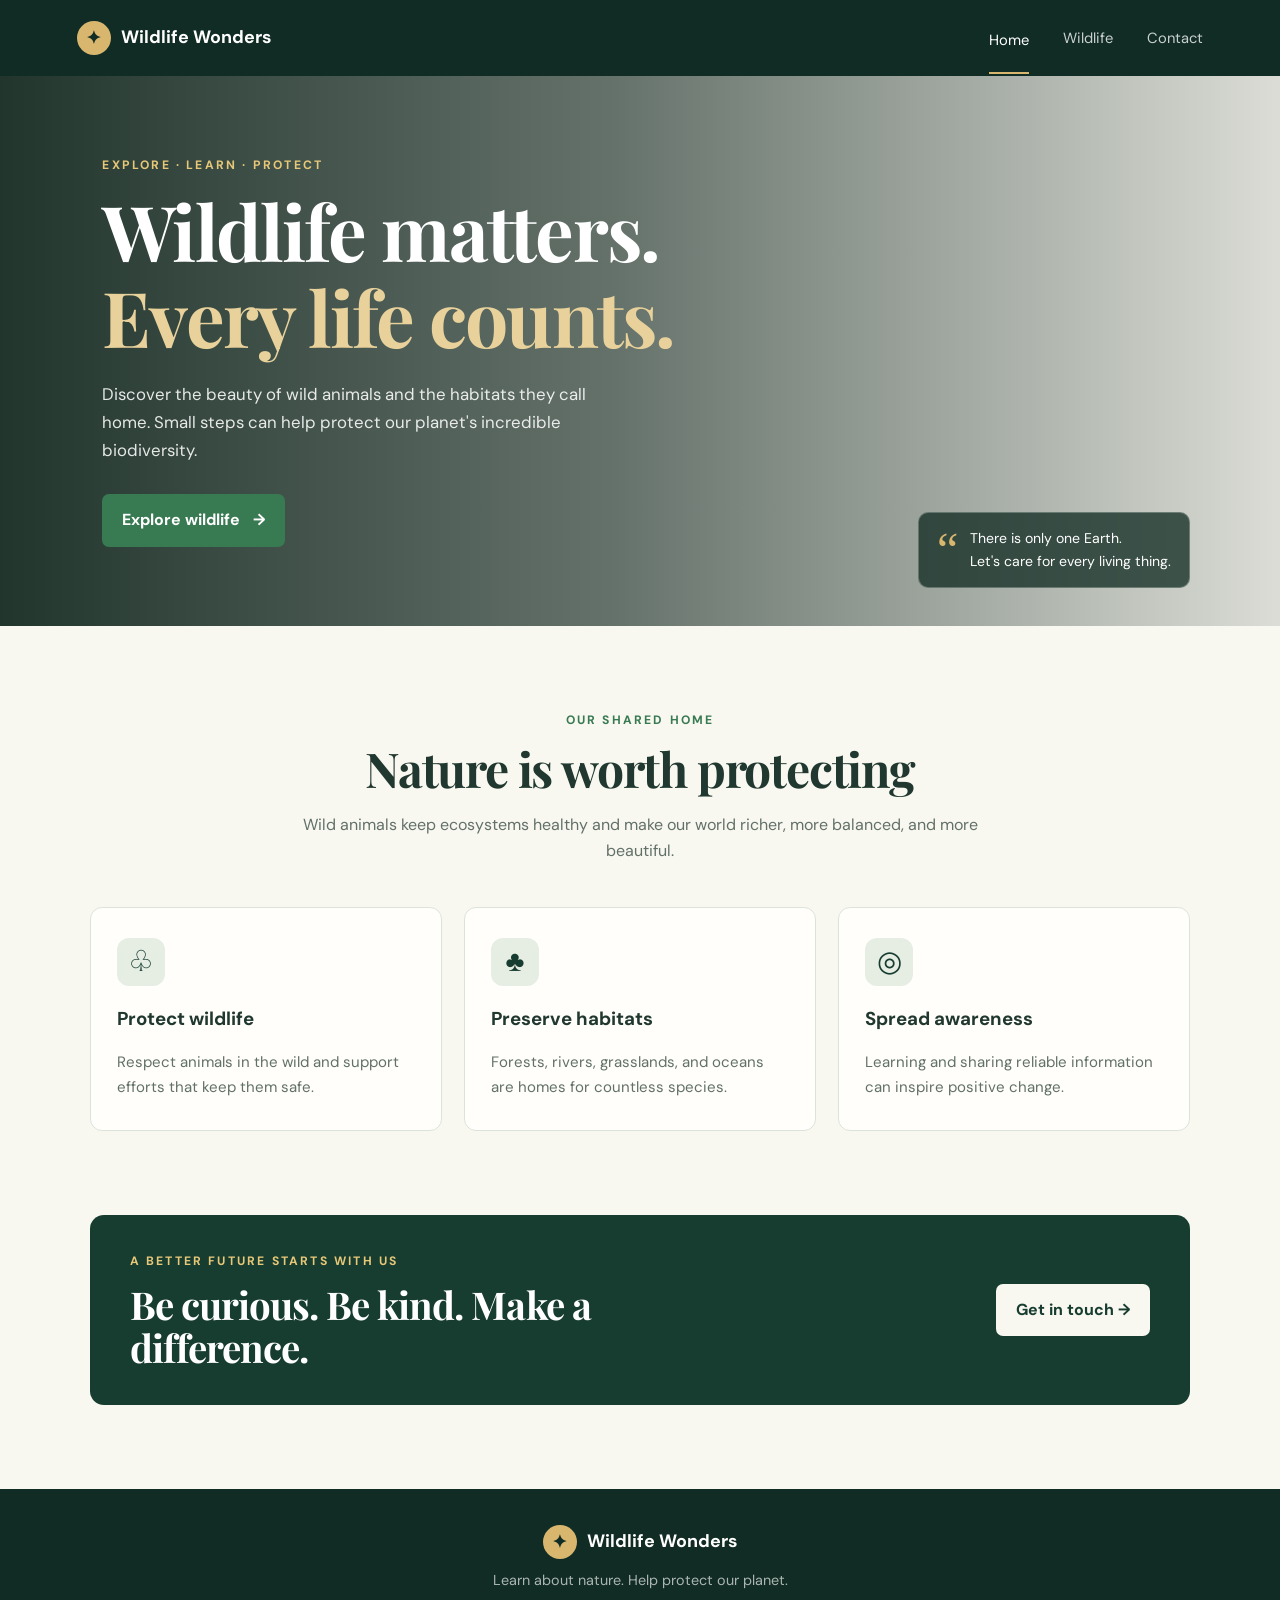
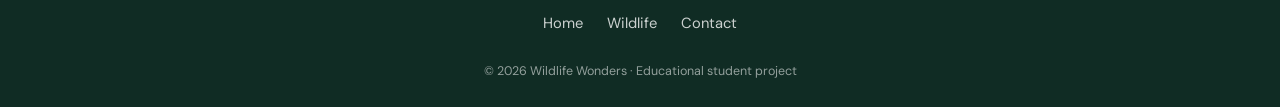
<file: index.html>
<!doctype html>
<html lang="en"><head><meta charset="utf-8"><meta name="viewport" content="width=device-width, initial-scale=1"><meta name="description" content="Discover wildlife and learn to protect nature."><title>Wildlife Wonders | Home</title><link rel="stylesheet" href="style.css"></head>
<body>
<header class="header"><a class="brand" href="index.html"><span>✦</span> Wildlife Wonders</a><nav><a class="active" href="index.html">Home</a><a href="wildlife.html">Wildlife</a><a href="contact.html">Contact</a></nav></header>
<main>
<section class="hero home"><div class="hero-text"><p class="eyebrow">EXPLORE · LEARN · PROTECT</p><h1>Wildlife matters.<br><em>Every life counts.</em></h1><p>Discover the beauty of wild animals and the habitats they call home. Small steps can help protect our planet's incredible biodiversity.</p><a class="button" href="wildlife.html">Explore wildlife <span>→</span></a></div><div class="quote"><b>“</b><span>There is only one Earth.<br>Let's care for every living thing.</span></div></section>
<section class="section"><div class="heading"><p class="eyebrow">OUR SHARED HOME</p><h2>Nature is worth protecting</h2><p>Wild animals keep ecosystems healthy and make our world richer, more balanced, and more beautiful.</p></div><div class="features"><article><div class="symbol">♧</div><h3>Protect wildlife</h3><p>Respect animals in the wild and support efforts that keep them safe.</p></article><article><div class="symbol">♣</div><h3>Preserve habitats</h3><p>Forests, rivers, grasslands, and oceans are homes for countless species.</p></article><article><div class="symbol">◎</div><h3>Spread awareness</h3><p>Learning and sharing reliable information can inspire positive change.</p></article></div></section>
<section class="callout"><div><p class="eyebrow">A BETTER FUTURE STARTS WITH US</p><h2>Be curious. Be kind. Make a difference.</h2></div><a class="button light" href="contact.html">Get in touch →</a></section>
</main><footer><a class="brand" href="index.html"><span>✦</span> Wildlife Wonders</a><p>Learn about nature. Help protect our planet.</p><div class="footlinks"><a href="index.html">Home</a><a href="wildlife.html">Wildlife</a><a href="contact.html">Contact</a></div><small>© 2026 Wildlife Wonders · Educational student project</small></footer>
</body></html>
</file>
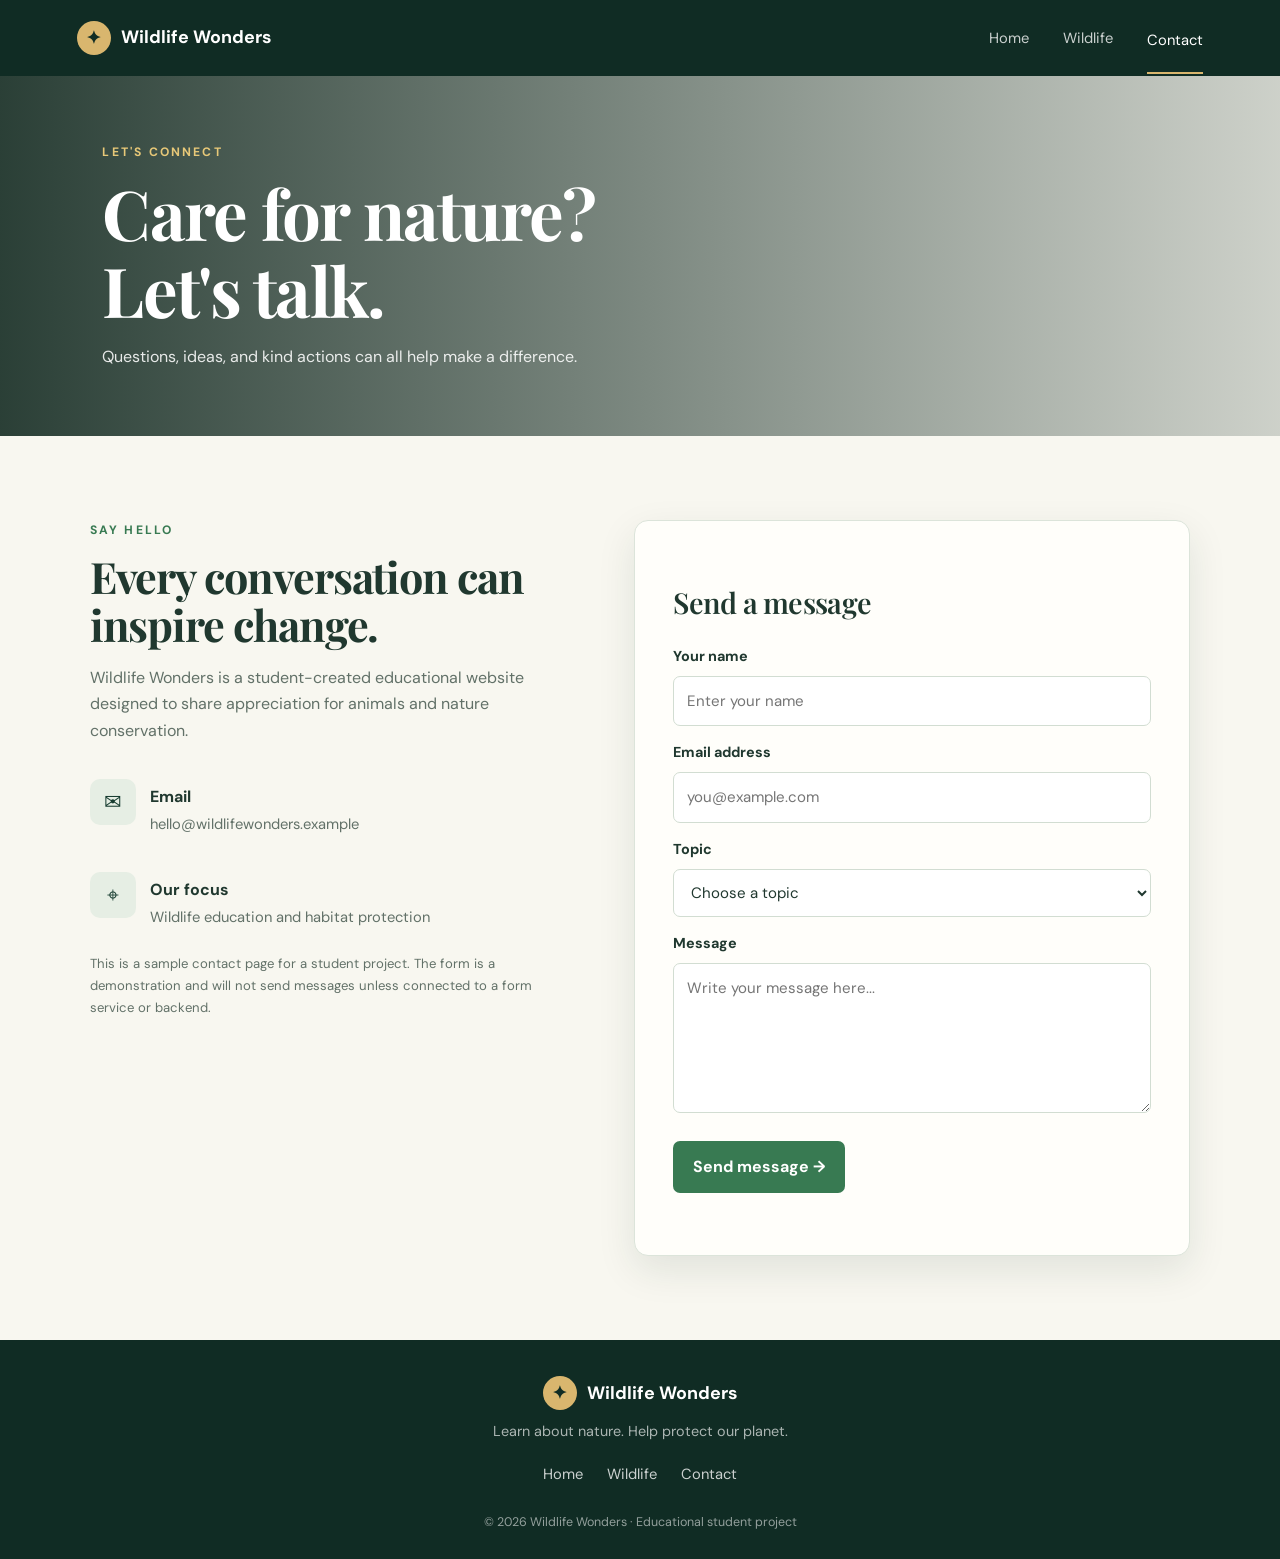
<file: contact.html>
<!doctype html>
<html lang="en"><head><meta charset="utf-8"><meta name="viewport" content="width=device-width, initial-scale=1"><meta name="description" content="Contact Wildlife Wonders and share your interest in nature."><title>Wildlife Wonders | Contact</title><link rel="stylesheet" href="style.css"></head>
<body>
<header class="header"><a class="brand" href="index.html"><span>✦</span> Wildlife Wonders</a><nav><a href="index.html">Home</a><a href="wildlife.html">Wildlife</a><a class="active" href="contact.html">Contact</a></nav></header>
<main><section class="banner contact-banner"><div><p class="eyebrow">LET'S CONNECT</p><h1>Care for nature?<br>Let's talk.</h1><p>Questions, ideas, and kind actions can all help make a difference.</p></div></section>
<section class="section contact-layout"><div class="contact-copy"><p class="eyebrow">SAY HELLO</p><h2>Every conversation can inspire change.</h2><p>Wildlife Wonders is a student-created educational website designed to share appreciation for animals and nature conservation.</p><div class="detail"><span>✉</span><div><h3>Email</h3><p>hello@wildlifewonders.example</p></div></div><div class="detail"><span>⌖</span><div><h3>Our focus</h3><p>Wildlife education and habitat protection</p></div></div><p class="note">This is a sample contact page for a student project. The form is a demonstration and will not send messages unless connected to a form service or backend.</p></div>
<form class="form" id="contact-form"><h2>Send a message</h2><label for="name">Your name</label><input id="name" name="name" type="text" placeholder="Enter your name" required><label for="email">Email address</label><input id="email" name="email" type="email" placeholder="you@example.com" required><label for="topic">Topic</label><select id="topic" name="topic" required><option value="">Choose a topic</option><option>Wildlife facts</option><option>Conservation ideas</option><option>Website feedback</option><option>Other</option></select><label for="message">Message</label><textarea id="message" name="message" rows="5" placeholder="Write your message here..." required></textarea><button class="button" type="submit">Send message →</button><p id="form-status" class="note" role="status"></p></form></section></main>
<footer><a class="brand" href="index.html"><span>✦</span> Wildlife Wonders</a><p>Learn about nature. Help protect our planet.</p><div class="footlinks"><a href="index.html">Home</a><a href="wildlife.html">Wildlife</a><a href="contact.html">Contact</a></div><small>© 2026 Wildlife Wonders · Educational student project</small></footer>
<script>document.getElementById('contact-form').addEventListener('submit', function(event) { event.preventDefault(); document.getElementById('form-status').textContent = 'Thank you! This demo form is not connected to a message service yet.'; });</script>
</body></html>
</file>
<file: style.css>
@import url('https://fonts.googleapis.com/css2?family=DM+Sans:wght@400;500;600;700&family=Playfair+Display:wght@500;600;700&display=swap');
:root{--forest:#173c30;--deep:#102c24;--leaf:#387a52;--mint:#e6eee4;--cream:#f8f7f0;--ink:#20382f;--muted:#627168;--gold:#d9b66e;--white:#fffefa;--line:#dce4da;--shadow:0 14px 38px rgba(21,53,41,.10)}
*{box-sizing:border-box}html{scroll-behavior:smooth}body{margin:0;background:var(--cream);color:var(--ink);font-family:'DM Sans',Arial,sans-serif;line-height:1.65}a{color:inherit}.header{min-height:76px;padding:0 clamp(20px,6vw,88px);background:var(--deep);color:white;display:flex;align-items:center;justify-content:space-between;gap:24px}.brand{display:inline-flex;align-items:center;gap:10px;text-decoration:none;font-weight:700;font-size:1.12rem}.brand span{display:grid;place-items:center;width:34px;height:34px;border-radius:50%;color:var(--deep);background:var(--gold);font-size:1.15rem}nav{display:flex;align-items:center;gap:clamp(16px,3vw,34px)}nav a,.footlinks a{color:rgba(255,255,255,.78);text-decoration:none;font-size:.92rem}nav a:hover,nav a.active,.footlinks a:hover{color:white}nav a.active{box-shadow:inset 0 -2px var(--gold);padding:26px 0 22px}.hero{position:relative;min-height:550px;display:flex;align-items:center;padding:70px clamp(22px,8vw,120px);color:white;background-size:cover;background-position:center;overflow:hidden}.home{background-image:linear-gradient(90deg,rgba(10,32,24,.9),rgba(10,32,24,.62) 48%,rgba(10,32,24,.12)),url('https://images.unsplash.com/photo-1561731216-c3a4d99437d5?auto=format&fit=crop&w=1800&q=90')}.hero-text{max-width:610px;position:relative;z-index:1}.eyebrow{margin:0 0 12px;color:var(--leaf);font-size:.76rem;font-weight:700;letter-spacing:.18em}.hero .eyebrow,.banner .eyebrow{color:#e7c878}h1,h2{font-family:'Playfair Display',Georgia,serif;line-height:1.12;letter-spacing:-.025em}h1{margin:0 0 22px;font-size:clamp(2.7rem,6vw,5.1rem)}h1 em{color:#e8d19b;font-style:normal}.hero-text>p:not(.eyebrow){max-width:500px;margin-bottom:30px;color:rgba(255,255,255,.88);font-size:1.05rem}.button{display:inline-flex;justify-content:center;align-items:center;gap:13px;border:0;border-radius:7px;padding:13px 20px;background:var(--leaf);color:white;text-decoration:none;font:inherit;font-weight:700;cursor:pointer;transition:transform .2s,background .2s}.button:hover{background:#2c6642;transform:translateY(-2px)}.quote{position:absolute;right:clamp(22px,7vw,100px);bottom:38px;display:flex;gap:12px;align-items:center;padding:14px 18px;background:rgba(17,43,33,.76);border:1px solid rgba(255,255,255,.25);border-radius:10px;font-size:.88rem}.quote b{color:var(--gold);font:3rem Georgia,serif;line-height:.8}.section{padding:84px clamp(22px,7vw,100px)}.heading{max-width:680px;margin:0 auto 42px;text-align:center}.heading h2,.contact-copy h2,.conservation h2,.callout h2{margin:0 0 15px;font-size:clamp(2rem,4vw,3rem)}.heading>p:last-child{margin-bottom:0;color:var(--muted)}.features{display:grid;grid-template-columns:repeat(3,minmax(0,1fr));gap:22px}.features article{padding:30px 26px;border:1px solid var(--line);border-radius:12px;background:var(--white)}.symbol{display:grid;place-items:center;width:48px;height:48px;margin-bottom:18px;border-radius:12px;background:var(--mint);color:var(--forest);font-size:1.8rem}.features h3{margin-bottom:8px}.features p{margin-bottom:0;color:var(--muted);font-size:.94rem}.callout{margin:0 clamp(22px,7vw,100px) 84px;padding:36px 40px;border-radius:14px;background:var(--forest);color:white;display:flex;justify-content:space-between;align-items:center;gap:24px}.callout .eyebrow{color:#e7c878}.callout h2{max-width:640px;margin-bottom:0;font-size:clamp(1.7rem,3vw,2.4rem)}.light{background:var(--cream);color:var(--forest);flex-shrink:0}.light:hover{background:#e7d7ac}.banner{min-height:360px;padding:65px clamp(22px,8vw,120px);display:flex;align-items:center;color:white;background-size:cover;background-position:center}.animals-banner{background-image:linear-gradient(90deg,rgba(12,36,27,.86),rgba(12,36,27,.25)),url('https://images.unsplash.com/photo-1511497584788-876760111969?auto=format&fit=crop&w=1800&q=85')}.contact-banner{background-image:linear-gradient(90deg,rgba(12,36,27,.87),rgba(12,36,27,.18)),url('https://images.unsplash.com/photo-1472396961693-142e6e269027?auto=format&fit=crop&w=1800&q=85')}.banner>div{max-width:650px}.banner h1{font-size:clamp(2.7rem,5.5vw,4.3rem);margin-bottom:14px}.banner p:last-child{margin-bottom:0;color:rgba(255,255,255,.88)}.animal-grid{display:grid;grid-template-columns:repeat(2,minmax(0,1fr));gap:26px;max-width:1100px;margin:auto}.animal{overflow:hidden;border-radius:13px;background:var(--white);border:1px solid var(--line);box-shadow:var(--shadow)}.animal img{display:block;width:100%;height:255px;object-fit:cover;background:var(--mint)}.animal-content{padding:23px 25px 27px}.animal-content small{color:var(--leaf);font-size:.7rem;font-weight:700;letter-spacing:.15em}.animal-content h3{margin:8px 0 9px;font:600 1.55rem 'Playfair Display',Georgia,serif}.animal-content p{margin-bottom:0;color:var(--muted);font-size:.94rem}.conservation{display:grid;grid-template-columns:1.1fr 1fr;gap:50px;align-items:center;padding:58px clamp(22px,7vw,100px);background:var(--mint)}.conservation>div>p:last-child{max-width:580px;margin-bottom:0;color:var(--muted)}.conservation ul{list-style:none;padding:0;margin:0}.conservation li{display:flex;align-items:center;gap:18px;padding:16px 0;border-bottom:1px solid #cbd9ca;font-weight:600}.conservation li:last-child{border-bottom:0}.conservation li span{color:var(--leaf);font-size:.82rem;letter-spacing:.08em}.contact-layout{display:grid;grid-template-columns:.9fr 1.1fr;gap:clamp(35px,7vw,90px);align-items:start}.contact-copy h2{font-size:clamp(2rem,4vw,2.7rem)}.contact-copy>p:not(.eyebrow):not(.note){color:var(--muted)}.detail{display:flex;gap:14px;align-items:center;margin-top:24px}.detail>span{display:grid;place-items:center;flex-shrink:0;width:46px;height:46px;border-radius:10px;background:var(--mint);color:var(--forest);font-size:1.3rem}.detail h3{margin-bottom:2px;font-size:1rem}.detail p{margin:0;color:var(--muted);font-size:.92rem}.note{margin:24px 0 0;color:var(--muted);font-size:.82rem}.form{padding:clamp(23px,4vw,38px);border:1px solid var(--line);border-radius:14px;background:var(--white);box-shadow:var(--shadow)}.form h2{margin-bottom:24px;font:600 1.8rem 'Playfair Display',Georgia,serif}.form label{display:block;margin:15px 0 7px;font-size:.9rem;font-weight:700}.form input,.form select,.form textarea{width:100%;padding:12px 13px;border:1px solid #d2ddd2;border-radius:7px;background:white;color:var(--ink);font:inherit;font-size:.94rem}.form input:focus,.form select:focus,.form textarea:focus{outline:2px solid #9ebda5;outline-offset:1px}.form textarea{resize:vertical}.form .button{margin-top:20px}footer{padding:36px 22px 24px;background:var(--deep);color:white;text-align:center}footer .brand{justify-content:center}footer>p{margin:10px 0 18px;color:rgba(255,255,255,.65);font-size:.9rem}.footlinks{display:flex;justify-content:center;gap:24px;margin-bottom:22px}footer small{color:rgba(255,255,255,.55);font-size:.78rem}
@media(max-width:760px){.header{min-height:auto;padding:16px 20px;flex-direction:column;gap:12px}nav{gap:25px}nav a.active{padding:8px 0 5px}.hero{min-height:570px;padding-top:65px;padding-bottom:120px;background-position:62% center}.quote{left:22px;right:auto;bottom:22px}.features,.animal-grid,.conservation,.contact-layout{grid-template-columns:1fr}.section{padding-top:60px;padding-bottom:60px}.features{gap:15px}.callout{margin-bottom:60px;padding:28px;flex-direction:column;align-items:flex-start}.banner{min-height:330px}.animal img{height:230px}.conservation{gap:25px}.contact-layout{gap:35px}}
@media(max-width:420px){.brand{font-size:1rem}nav{width:100%;justify-content:space-between;gap:10px}nav a{font-size:.88rem}.hero h1{font-size:2.65rem}.quote{font-size:.78rem}}
</file>
